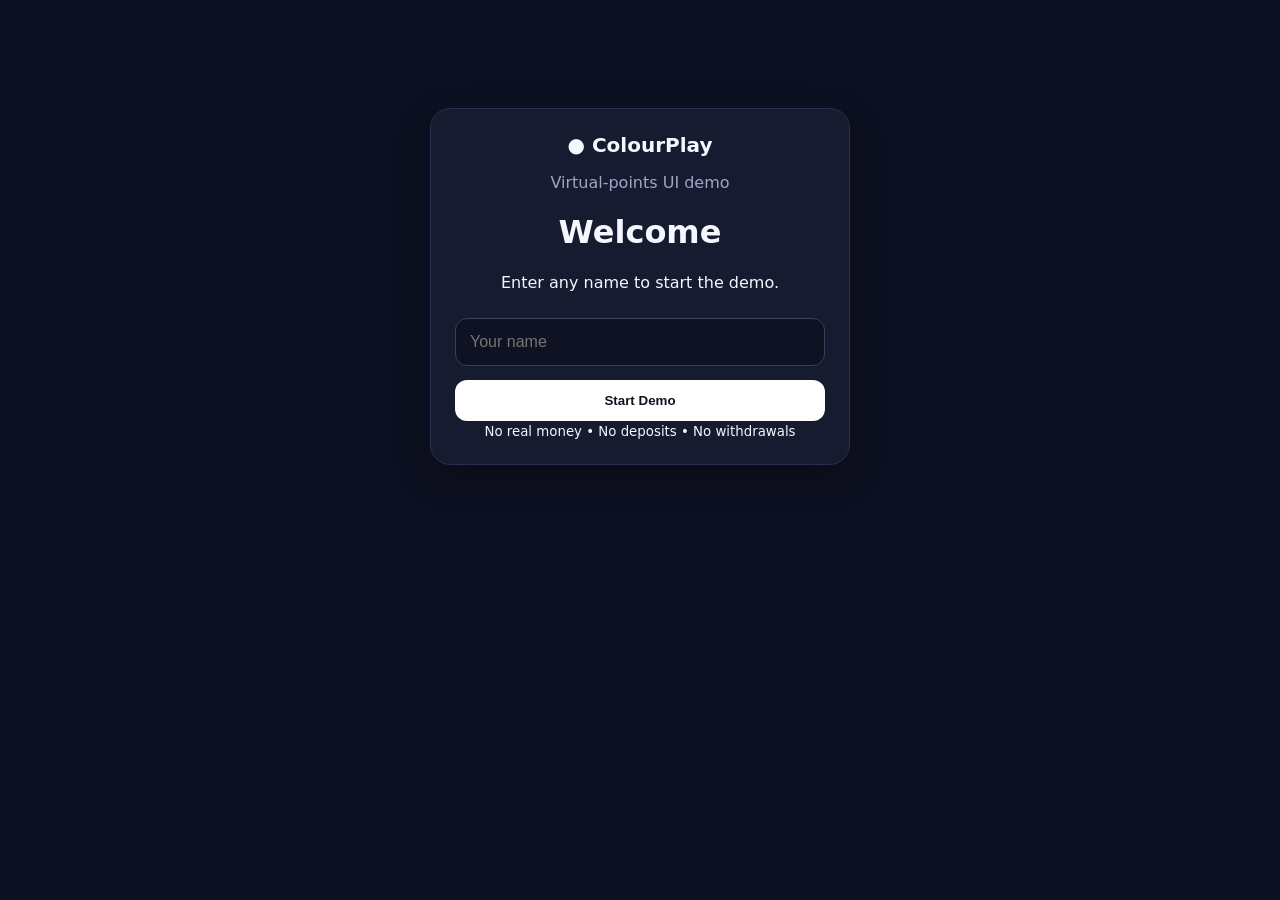
<file: index.html>
<!doctype html>
<html lang="en"><head><meta charset="utf-8"><meta name="viewport" content="width=device-width,initial-scale=1">
<title>Colour Prediction Demo</title><link rel="stylesheet" href="styles.css"></head>
<body>
<div class="auth card">
  <div class="logo">● ColourPlay</div>
  <p class="tag">Virtual-points UI demo</p>
  <h1>Welcome</h1><p>Enter any name to start the demo.</p>
  <input id="name" maxlength="20" placeholder="Your name">
  <button class="primary" onclick="start()">Start Demo</button>
  <small>No real money • No deposits • No withdrawals</small>
</div>
<script>
function start(){const n=document.getElementById('name').value.trim()||'Player';localStorage.setItem('cp_name',n);localStorage.setItem('cp_points','1000');location.href='home.html'}
</script></body></html>
</file>
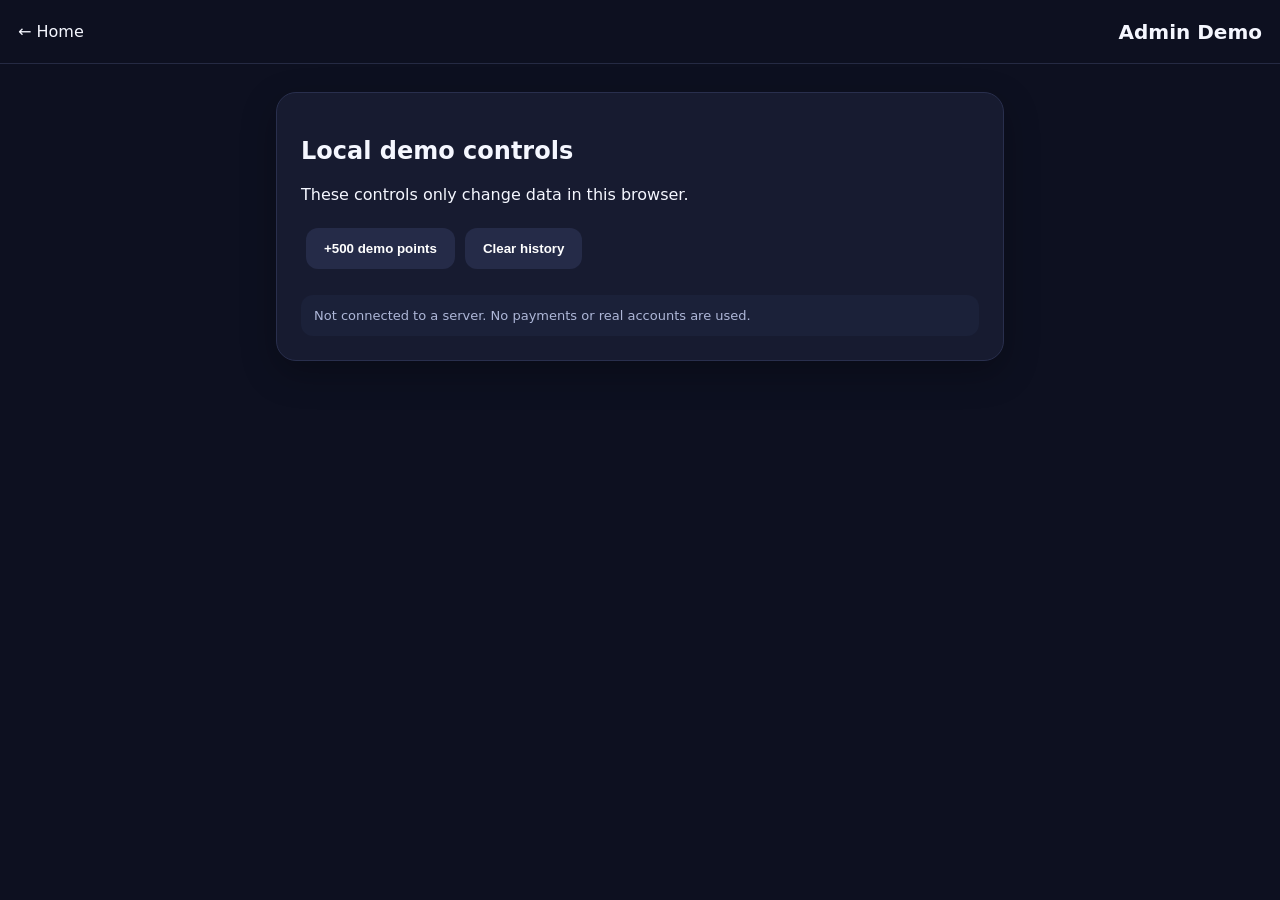
<file: admin.html>
<!doctype html><html><head><meta charset="utf-8"><meta name="viewport" content="width=device-width,initial-scale=1">
<title>Admin Demo</title><link rel="stylesheet" href="styles.css"></head><body><header><a href="home.html">← Home</a><div class="logo">Admin Demo</div></header>
<main class="wrap"><div class="card"><h2>Local demo controls</h2><p>These controls only change data in this browser.</p>
<button class="secondary" onclick="add()">+500 demo points</button><button class="secondary" onclick="clearHistory()">Clear history</button>
<div class="notice">Not connected to a server. No payments or real accounts are used.</div></div></main>
<script>function add(){let p=Number(localStorage.getItem('cp_points')||1000)+500;localStorage.setItem('cp_points',p);alert('Demo points added.')}function clearHistory(){localStorage.removeItem('cp_history');alert('History cleared.');}</script></body></html>
</file>
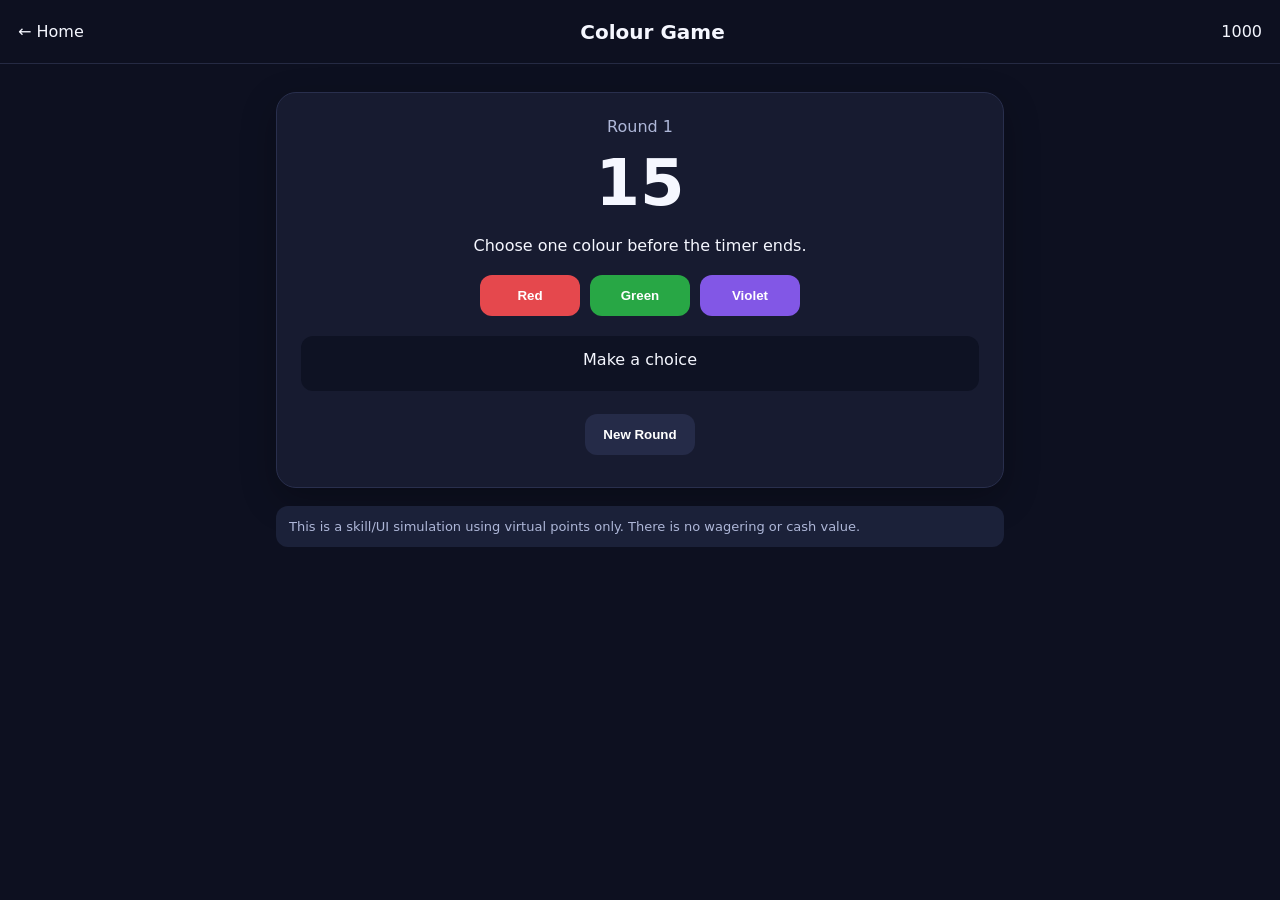
<file: game.html>
<!doctype html><html><head><meta charset="utf-8"><meta name="viewport" content="width=device-width,initial-scale=1">
<title>Colour Game</title><link rel="stylesheet" href="styles.css"></head><body>
<header><a href="home.html">← Home</a><div class="logo">Colour Game</div><span id="points"></span></header>
<main class="wrap"><div class="card center"><div class="round">Round <span id="round"></span></div><div class="timer" id="timer">15</div><p>Choose one colour before the timer ends.</p>
<div class="choices"><button class="colour red" onclick="choose('Red')">Red</button><button class="colour green" onclick="choose('Green')">Green</button><button class="colour violet" onclick="choose('Violet')">Violet</button></div>
<div id="msg" class="result">Make a choice</div><button class="secondary" onclick="newRound()">New Round</button></div>
<div class="notice">This is a skill/UI simulation using virtual points only. There is no wagering or cash value.</div></main>
<script>
let t=15, chosen='', locked=false; let round=Number(localStorage.getItem('cp_round')||0)+1;
const $=id=>document.getElementById(id);
$('round').textContent=round; $('points').textContent=localStorage.getItem('cp_points')||1000;
function choose(c){if(locked)return;chosen=c;$('msg').textContent='Selected: '+c+' — wait for result';}
function finish(){if(locked)return;locked=true;const colors=['Red','Green','Violet'];const result=colors[Math.floor(Math.random()*3)];
let p=Number(localStorage.getItem('cp_points')||1000);let change=chosen===result?50:chosen?-25:0;p=Math.max(0,p+change);localStorage.setItem('cp_points',p);localStorage.setItem('cp_round',round);
let h=JSON.parse(localStorage.getItem('cp_history')||'[]');h.unshift({round,choice:chosen||'None',result,change,time:new Date().toLocaleString()});localStorage.setItem('cp_history',JSON.stringify(h.slice(0,30)));
$('msg').innerHTML='Result: <b>'+result+'</b><br><span class="'+(change>=0?'good':'bad')+'">'+(change>0?'+'+change:change)+' points</span>'; $('points').textContent=p;}
function newRound(){location.reload()}
setInterval(()=>{if(t>0){t--;$('timer').textContent=t}else finish()},1000);
</script></body></html>
</file>
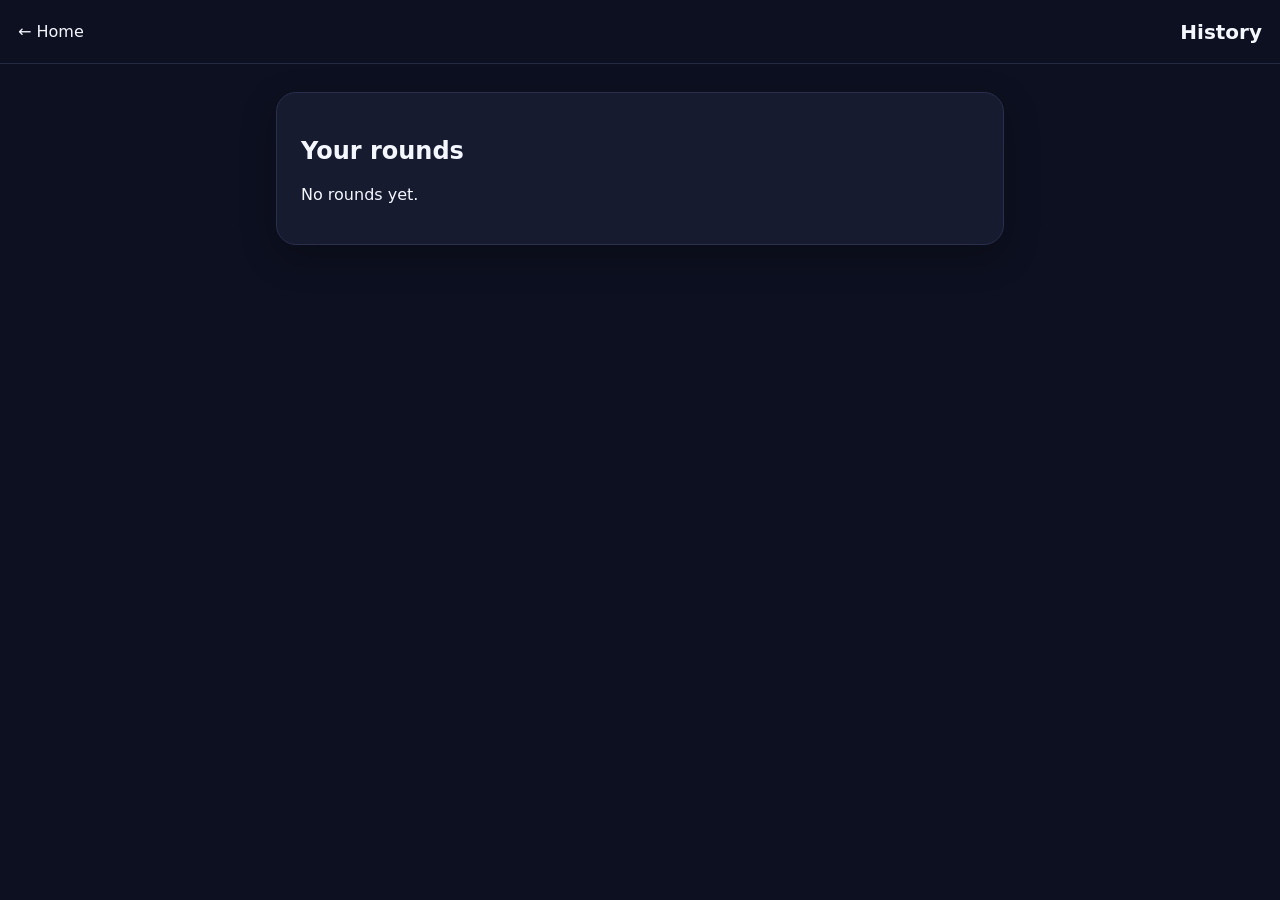
<file: history.html>
<!doctype html><html><head><meta charset="utf-8"><meta name="viewport" content="width=device-width,initial-scale=1">
<title>History</title><link rel="stylesheet" href="styles.css"></head><body><header><a href="home.html">← Home</a><div class="logo">History</div></header>
<main class="wrap"><div class="card"><h2>Your rounds</h2><div id="list"></div></div></main>
<script>const h=JSON.parse(localStorage.getItem('cp_history')||'[]');document.getElementById('list').innerHTML=h.length?h.map(x=>`<div class="row"><span>#${x.round} · ${x.choice} → ${x.result}</span><b class="${x.change>=0?'good':'bad'}">${x.change>0?'+':''}${x.change}</b></div>`).join(''):'<p>No rounds yet.</p>';</script></body></html>
</file>
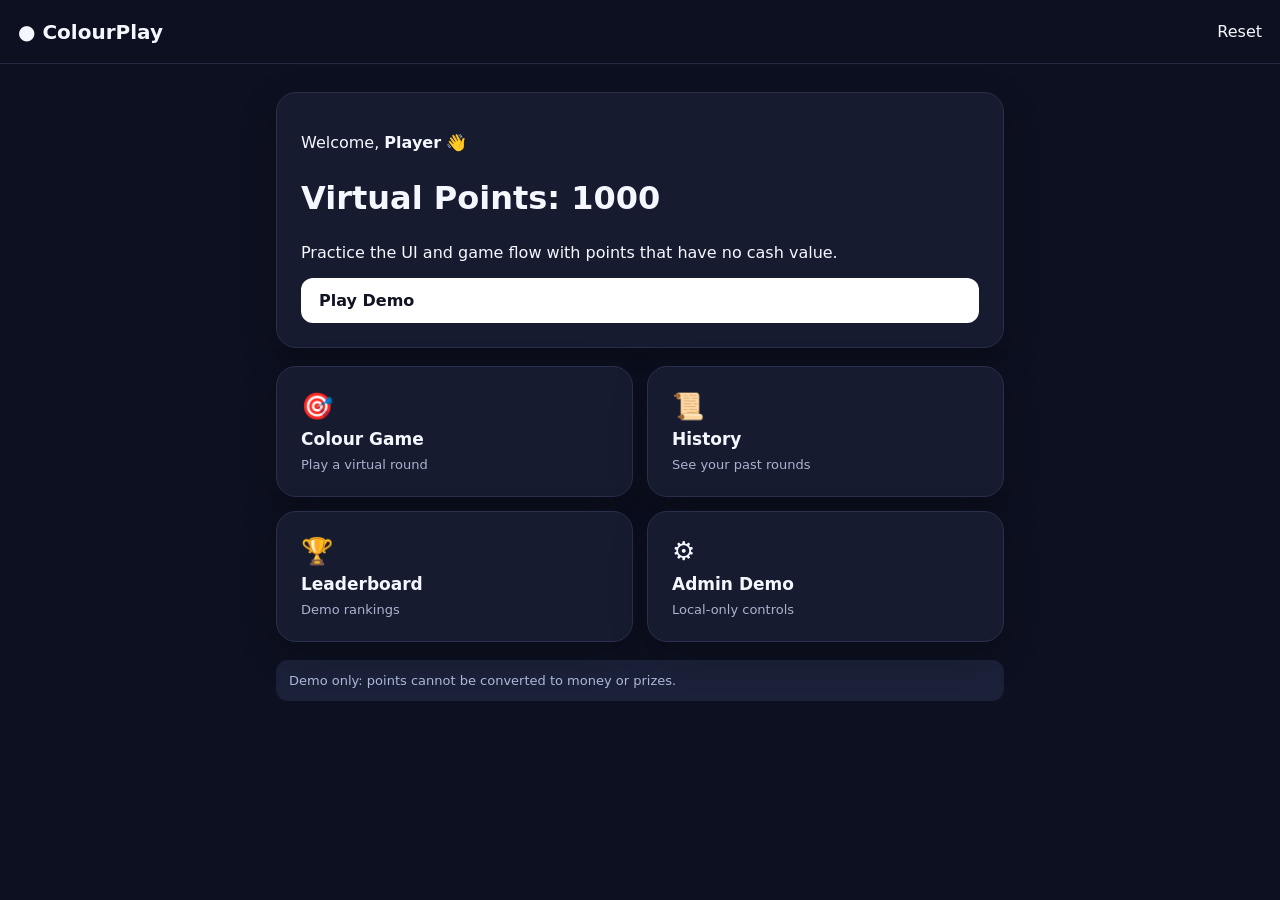
<file: home.html>
<!doctype html><html><head><meta charset="utf-8"><meta name="viewport" content="width=device-width,initial-scale=1">
<title>Home</title><link rel="stylesheet" href="styles.css"></head><body>
<header><div class="logo">● ColourPlay</div><a href="index.html" onclick="localStorage.clear()">Reset</a></header>
<main class="wrap"><section class="hero card"><p>Welcome, <b id="user"></b> 👋</p><h1>Virtual Points: <span id="points"></span></h1><p>Practice the UI and game flow with points that have no cash value.</p><a class="primary btn" href="game.html">Play Demo</a></section>
<div class="grid"><a class="card navcard" href="game.html">🎯<b>Colour Game</b><span>Play a virtual round</span></a>
<a class="card navcard" href="history.html">📜<b>History</b><span>See your past rounds</span></a>
<a class="card navcard" href="leaderboard.html">🏆<b>Leaderboard</b><span>Demo rankings</span></a>
<a class="card navcard" href="admin.html">⚙️<b>Admin Demo</b><span>Local-only controls</span></a></div>
<div class="notice">Demo only: points cannot be converted to money or prizes.</div></main>
<script>document.getElementById('user').textContent=localStorage.getItem('cp_name')||'Player';document.getElementById('points').textContent=localStorage.getItem('cp_points')||1000;</script>
</body></html>
</file>
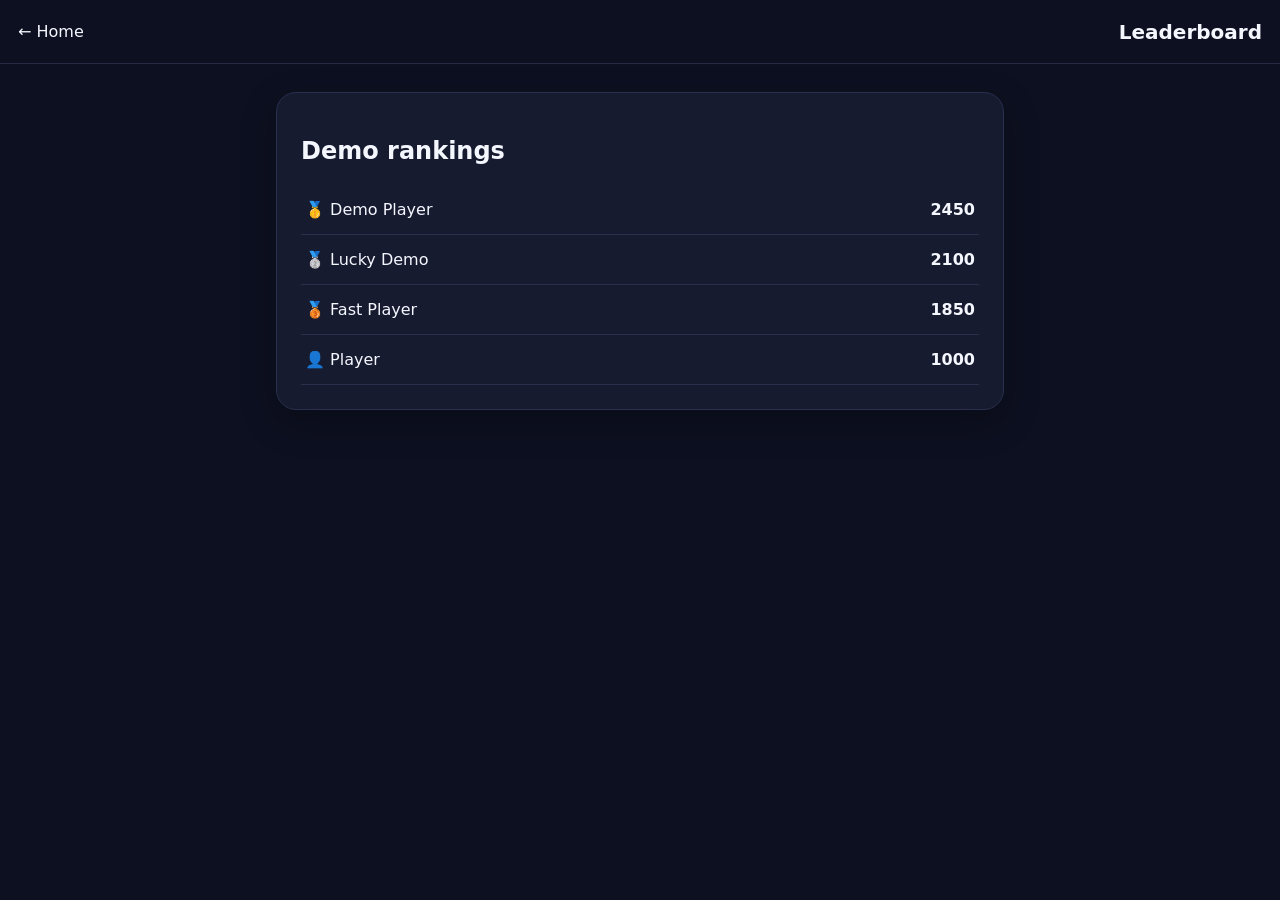
<file: leaderboard.html>
<!doctype html><html><head><meta charset="utf-8"><meta name="viewport" content="width=device-width,initial-scale=1">
<title>Leaderboard</title><link rel="stylesheet" href="styles.css"></head><body><header><a href="home.html">← Home</a><div class="logo">Leaderboard</div></header>
<main class="wrap"><div class="card"><h2>Demo rankings</h2><div class="row"><span>🥇 Demo Player</span><b>2450</b></div><div class="row"><span>🥈 Lucky Demo</span><b>2100</b></div><div class="row"><span>🥉 Fast Player</span><b>1850</b></div><div class="row"><span>👤 <span id="me"></span></span><b id="pts"></b></div></div></main>
<script>me.textContent=localStorage.getItem('cp_name')||'Player';pts.textContent=localStorage.getItem('cp_points')||1000;</script></body></html>
</file>
<file: styles.css>
*{box-sizing:border-box}body{margin:0;font-family:system-ui,Arial;background:#0d1020;color:#f5f7ff}a{color:inherit;text-decoration:none}header{height:64px;display:flex;align-items:center;justify-content:space-between;padding:0 18px;border-bottom:1px solid #252a43}.logo{font-weight:800;font-size:20px}.wrap{max-width:760px;margin:28px auto;padding:0 16px}.card{background:#171b30;border:1px solid #292f4d;border-radius:20px;padding:24px;box-shadow:0 12px 35px #0004}.auth{max-width:420px;margin:12vh auto;text-align:center}.tag{color:#9da6c9}h1{font-size:32px}input{width:100%;padding:14px;border-radius:12px;border:1px solid #39405f;background:#0e1223;color:white;margin:10px 0 14px;font-size:16px}button,.btn{display:inline-block;border:0;border-radius:12px;padding:13px 18px;font-weight:700;cursor:pointer}.primary{background:#fff;color:#101321;width:100%}.secondary{background:#252b48;color:white;margin:8px 5px}.hero{margin-bottom:18px}.grid{display:grid;grid-template-columns:1fr 1fr;gap:14px}.navcard{display:flex;flex-direction:column;gap:8px;font-size:26px}.navcard b{font-size:17px}.navcard span{font-size:13px;color:#aab2d0}.notice{margin-top:18px;padding:13px;border-radius:12px;background:#1b2139;color:#aeb7d8;font-size:13px}.center{text-align:center}.round{color:#aeb7d8}.timer{font-size:64px;font-weight:900;margin:10px}.choices{display:flex;gap:10px;justify-content:center;margin:20px 0}.colour{min-width:100px;color:white}.red{background:#e5484d}.green{background:#28a745}.violet{background:#8257e6}.result{min-height:55px;padding:14px;background:#0e1223;border-radius:12px;margin:15px 0}.good{color:#53e08a}.bad{color:#ff7373}.row{display:flex;justify-content:space-between;padding:15px 4px;border-bottom:1px solid #292f4d}@media(max-width:560px){.grid{grid-template-columns:1fr}.choices{flex-direction:column}.colour{width:100%}}
</file>
